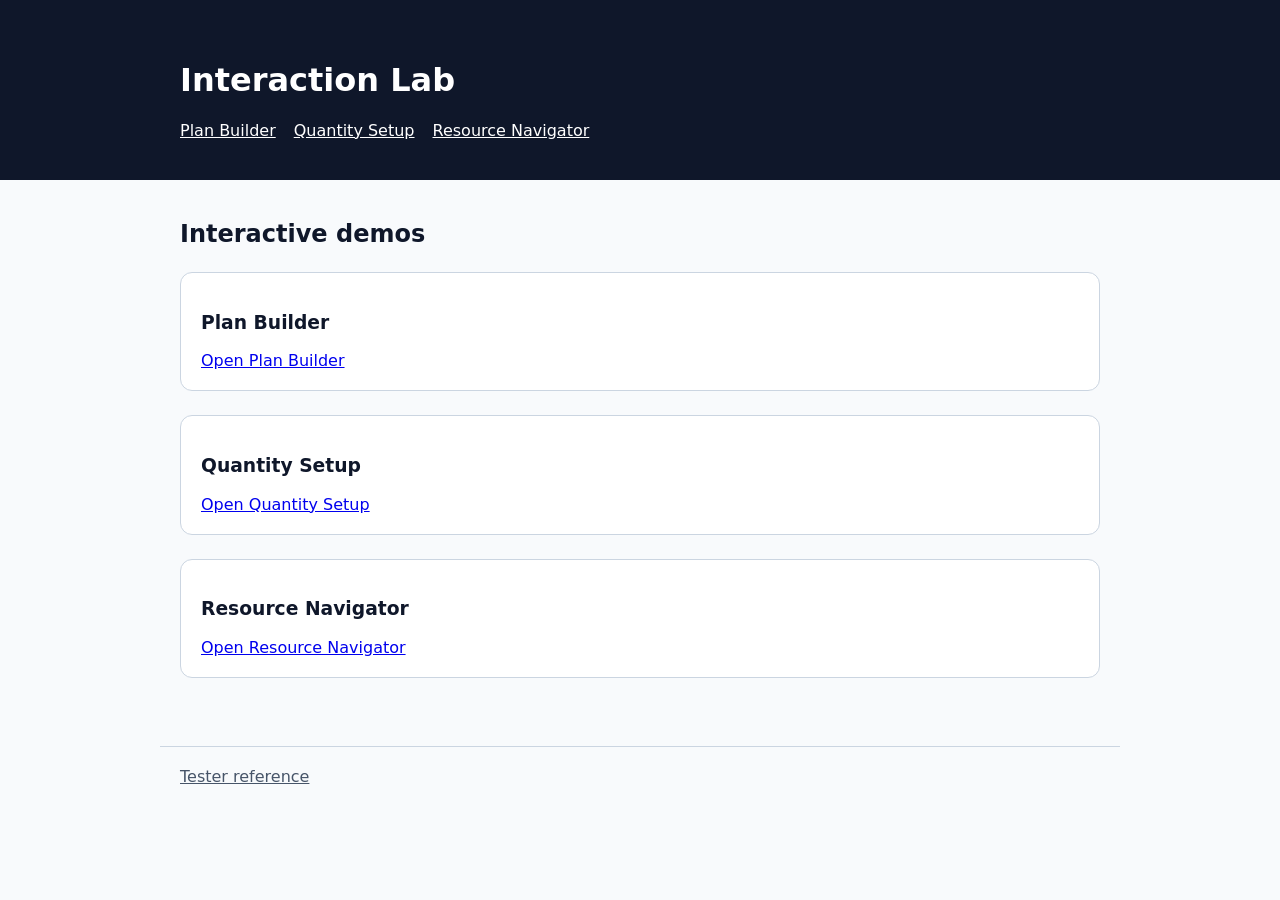
<file: index.html>
<!doctype html><html lang="en"><head><meta charset="utf-8"><meta name="viewport" content="width=device-width,initial-scale=1"><title>Interaction Lab</title><link rel="stylesheet" href="style.css"></head><body><header><div class="wrap"><h1>Interaction Lab</h1><nav><a href="sliders.html">Plan Builder</a><a href="quantity.html">Quantity Setup</a><a href="navigator.html">Resource Navigator</a></nav></div></header><main><h2>Interactive demos</h2><div class="card"><h3>Plan Builder</h3><a href="sliders.html">Open Plan Builder</a></div><div class="card"><h3>Quantity Setup</h3><a href="quantity.html">Open Quantity Setup</a></div><div class="card"><h3>Resource Navigator</h3><a href="navigator.html">Open Resource Navigator</a></div></main><footer><a href="tester-reference.html">Tester reference</a></footer></body></html>
</file>
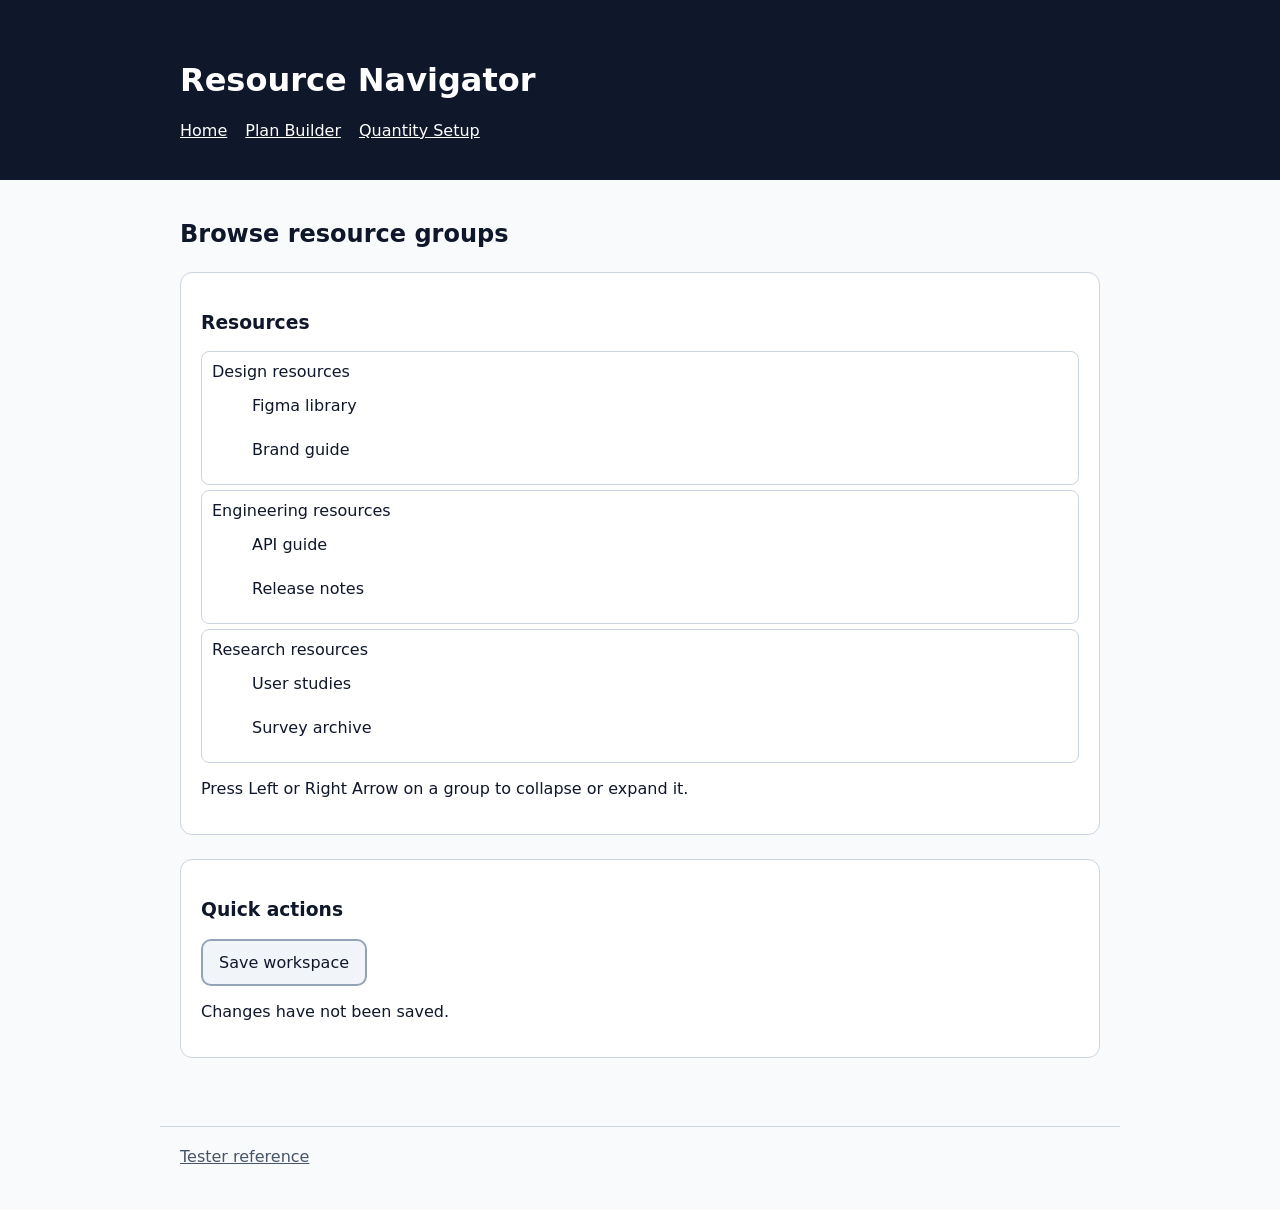
<file: navigator.html>
<!doctype html><html lang="en"><head><meta charset="utf-8"><meta name="viewport" content="width=device-width,initial-scale=1"><title>Resource Navigator | Interaction Lab</title><link rel="stylesheet" href="style.css"></head><body><header><div class="wrap"><h1>Resource Navigator</h1><nav><a href="index.html">Home</a><a href="sliders.html">Plan Builder</a><a href="quantity.html">Quantity Setup</a></nav></div></header><main><h2>Browse resource groups</h2>
<div class="card"><h3>Resources</h3><ul class="tree"><li id="design" tabindex="0" class="node focusable">Design resources<ul class="tree child"><li>Figma library</li><li>Brand guide</li></ul></li><li id="engineering" tabindex="0" role="treeitem" aria-expanded="true" aria-level="1" aria-label="Engineering resources" class="node focusable">Engineering resources<ul role="group" class="tree child"><li role="treeitem" aria-level="2">API guide</li><li role="treeitem" aria-level="2">Release notes</li></ul></li><li id="research" tabindex="0" role="treeitem" aria-label="Research resources" class="node focusable">Research resources<ul class="tree child"><li>User studies</li><li>Survey archive</li></ul></li></ul><p>Press Left or Right Arrow on a group to collapse or expand it.</p></div>
<div class="card"><h3>Quick actions</h3><div id="save" tabindex="0" class="control focusable">Save workspace</div><p id="saveStatus" aria-live="polite">Changes have not been saved.</p></div>
</main><footer><a href="tester-reference.html">Tester reference</a></footer><script>document.querySelectorAll('.node').forEach(n=>{let open=true;n.addEventListener('keydown',e=>{if(e.key==='ArrowLeft'||e.key==='ArrowRight'){e.preventDefault();open=e.key==='ArrowRight';let c=n.querySelector('ul');if(c)c.hidden=!open;if(n.id==='engineering')n.setAttribute('aria-expanded',String(open));}})});let s=document.getElementById('save'),o=document.getElementById('saveStatus');function save(){o.textContent='Workspace saved.'}s.onclick=save;s.onkeydown=e=>{if(e.key==='Enter'||e.key===' '){e.preventDefault();save()}};</script></body></html>
</file>
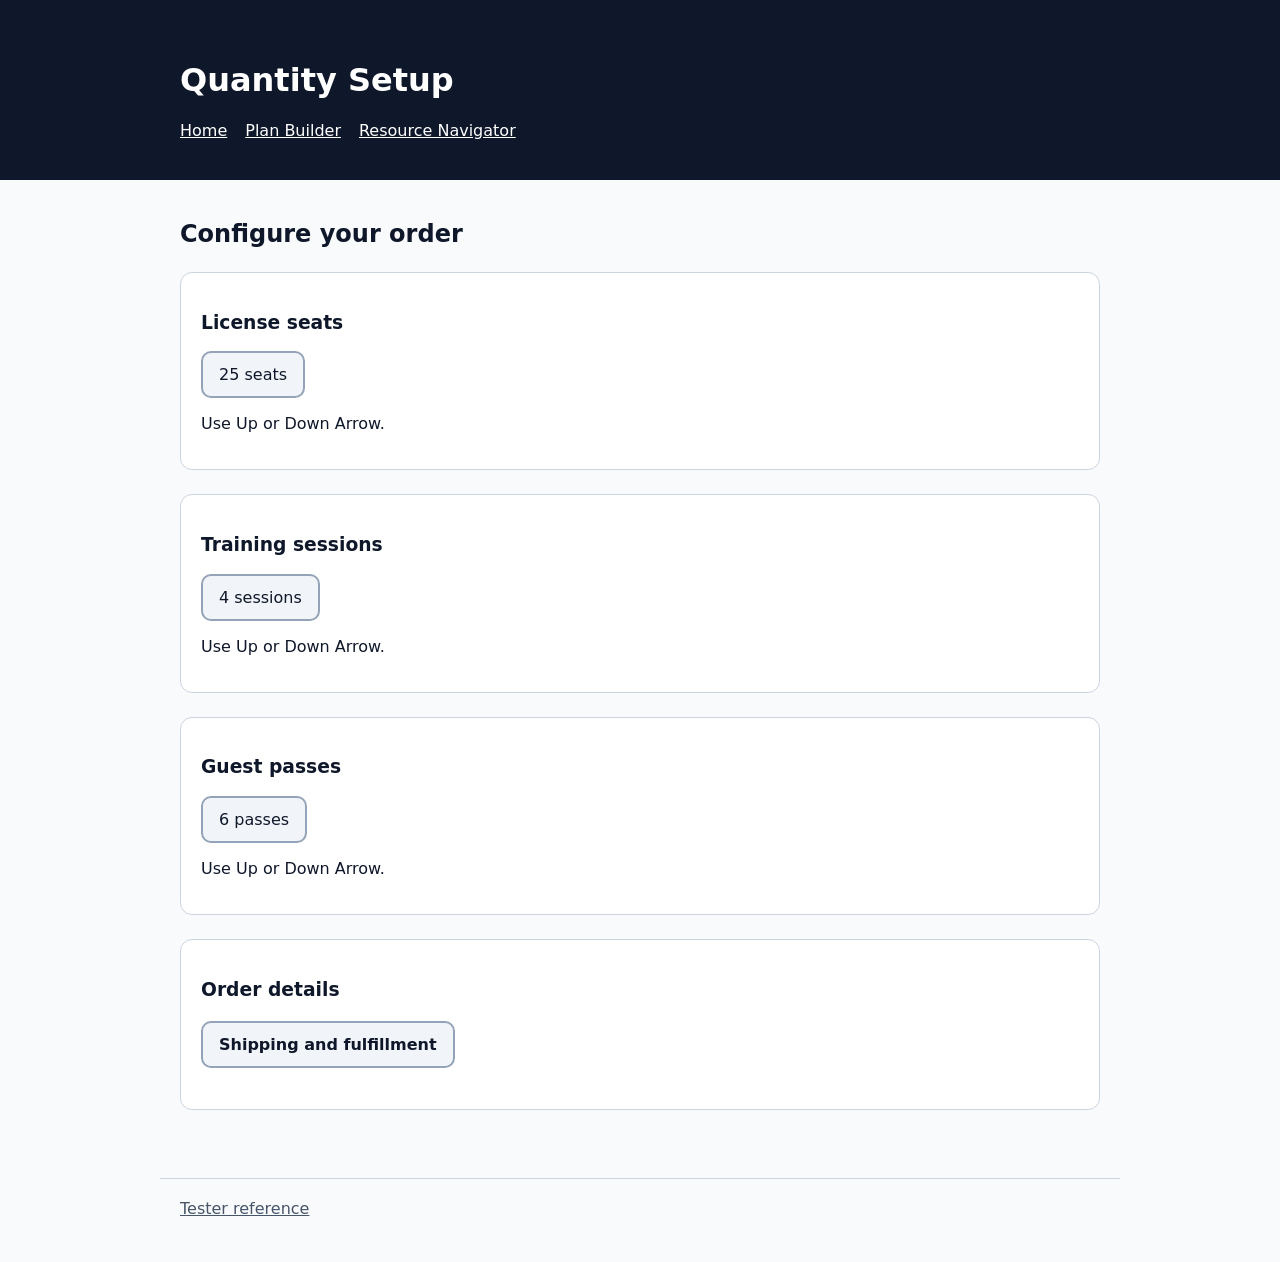
<file: quantity.html>
<!doctype html><html lang="en"><head><meta charset="utf-8"><meta name="viewport" content="width=device-width,initial-scale=1"><title>Quantity Setup | Interaction Lab</title><link rel="stylesheet" href="style.css"></head><body><header><div class="wrap"><h1>Quantity Setup</h1><nav><a href="index.html">Home</a><a href="sliders.html">Plan Builder</a><a href="navigator.html">Resource Navigator</a></nav></div></header><main><h2>Configure your order</h2>
<div class="card"><h3>License seats</h3><div id="licenses" tabindex="0" class="control focusable">25 seats</div><p>Use Up or Down Arrow.</p></div>
<div class="card"><h3>Training sessions</h3><div id="training" tabindex="0" role="spinbutton" aria-label="Training sessions" aria-valuemin="1" aria-valuemax="12" aria-valuenow="4" class="control focusable">4 sessions</div><p>Use Up or Down Arrow.</p></div>
<div class="card"><h3>Guest passes</h3><div id="guests" tabindex="0" role="spinbutton" aria-label="Guest passes" aria-valuemin="0" aria-valuemax="20" class="control focusable">6 passes</div><p>Use Up or Down Arrow.</p></div>
<div class="card"><h3>Order details</h3><h4><div id="accordion" tabindex="0" role="button" class="control focusable">Shipping and fulfillment</div></h4><div id="accordionPanel" hidden><p>Standard fulfillment takes 3 to 5 business days.</p><p>Expedited fulfillment is available.</p></div></div>
</main><footer><a href="tester-reference.html">Tester reference</a></footer><script>function sp(id,min,max,start,word,good){let e=document.getElementById(id),v=start;e.addEventListener('keydown',x=>{if(x.key==='ArrowUp'||x.key==='ArrowDown'){x.preventDefault();v=Math.max(min,Math.min(max,v+(x.key==='ArrowUp'?1:-1)));e.textContent=v+' '+word;if(good)e.setAttribute('aria-valuenow',v)}})}sp('licenses',1,100,25,'seats',false);sp('training',1,12,4,'sessions',true);sp('guests',0,20,6,'passes',false);let a=document.getElementById('accordion'),ap=document.getElementById('accordionPanel');function at(){ap.hidden=!ap.hidden}a.onclick=at;a.onkeydown=e=>{if(e.key==='Enter'||e.key===' '){e.preventDefault();at()}};</script></body></html>
</file>
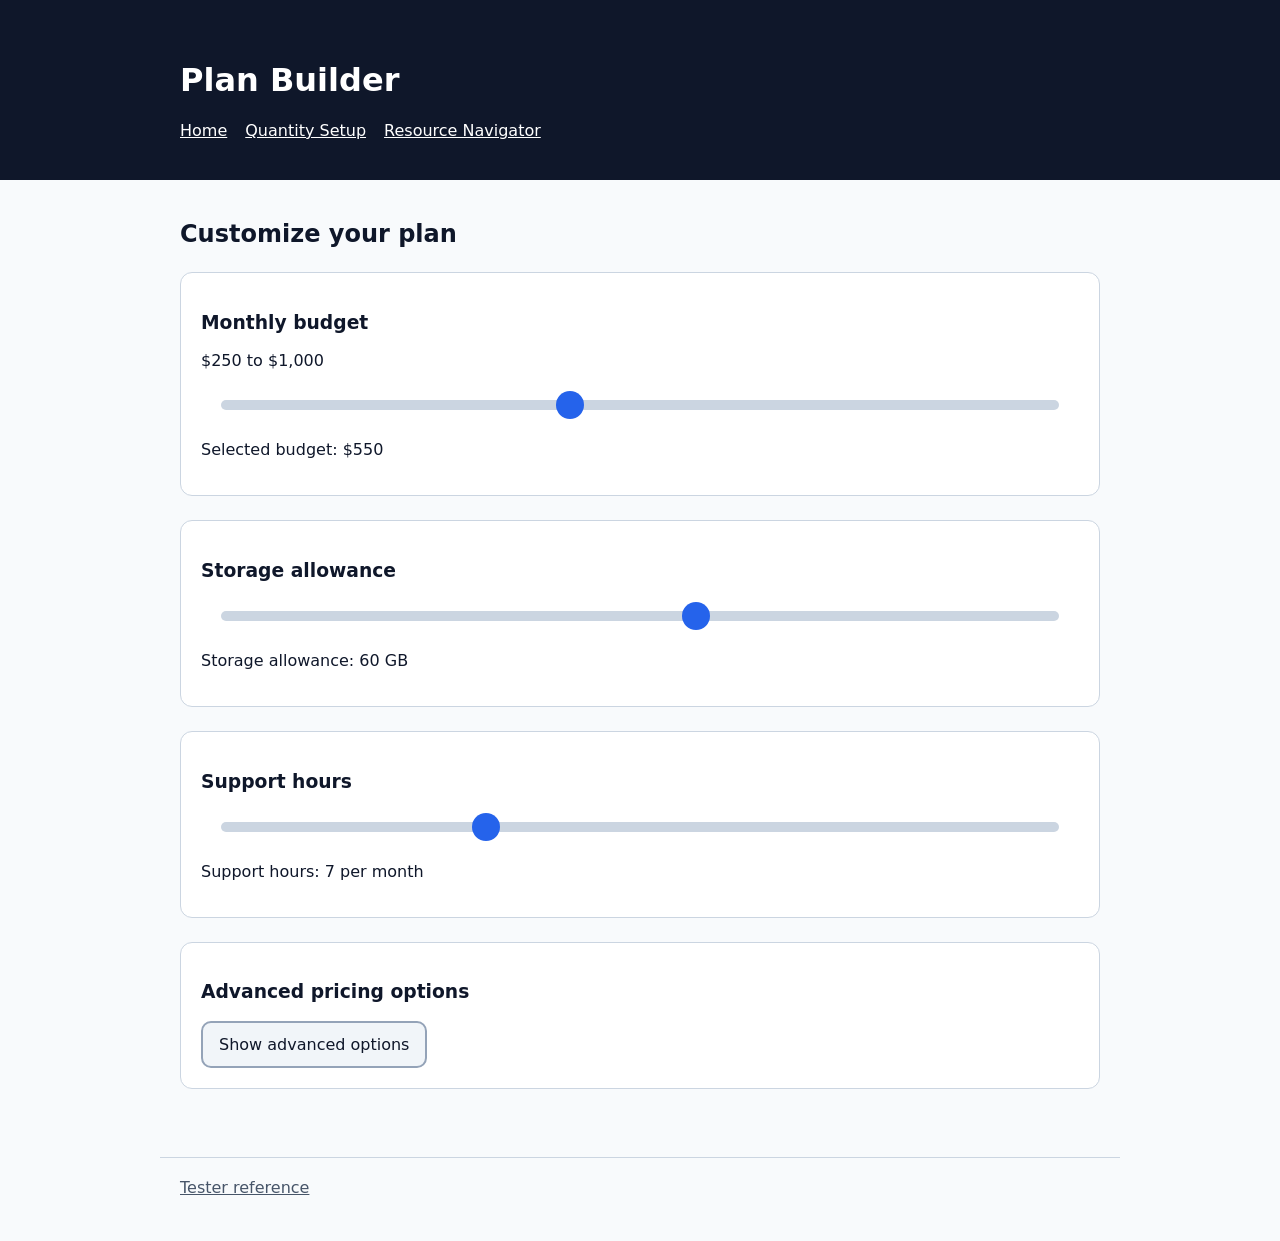
<file: sliders.html>
<!doctype html><html lang="en"><head><meta charset="utf-8"><meta name="viewport" content="width=device-width,initial-scale=1"><title>Plan Builder | Interaction Lab</title><link rel="stylesheet" href="style.css"></head><body><header><div class="wrap"><h1>Plan Builder</h1><nav><a href="index.html">Home</a><a href="quantity.html">Quantity Setup</a><a href="navigator.html">Resource Navigator</a></nav></div></header><main><h2>Customize your plan</h2>
<div class="card"><h3>Monthly budget</h3><p>$250 to $1,000</p><div class="track"><div id="budget" tabindex="0" class="thumb focusable" style="left:40%"></div></div><p id="budgetOut">Selected budget: $550</p></div>
<div class="card"><h3>Storage allowance</h3><div class="track"><div id="storage" tabindex="0" role="slider" aria-label="Storage allowance" aria-valuemin="10" aria-valuemax="100" aria-valuenow="60" aria-valuetext="60 gigabytes" class="thumb focusable" style="left:55%"></div></div><p id="storageOut">Storage allowance: 60 GB</p></div>
<div class="card"><h3>Support hours</h3><div class="track"><div id="support" tabindex="0" role="slider" aria-label="Support hours" aria-valuemin="1" aria-valuemax="20" class="thumb focusable" style="left:30%"></div></div><p id="supportOut">Support hours: 7 per month</p></div>
<div class="card"><h3>Advanced pricing options</h3><div id="pricingToggle" tabindex="0" role="button" class="control focusable">Show advanced options</div><div id="pricingPanel" hidden><p>Annual billing discount: 15%</p><p>Premium support: available</p></div></div>
</main><footer><a href="tester-reference.html">Tester reference</a></footer><script>function sl(id,out,min,max,start,fmt,good){let e=document.getElementById(id),v=start;e.addEventListener('keydown',x=>{if(x.key==='ArrowLeft'||x.key==='ArrowRight'){x.preventDefault();v=Math.max(min,Math.min(max,v+(x.key==='ArrowRight'?1:-1)));document.getElementById(out).textContent=fmt(v);if(good){e.setAttribute('aria-valuenow',v);e.setAttribute('aria-valuetext',fmt(v))}}})}sl('budget','budgetOut',250,1000,550,v=>'Selected budget: $'+v,false);sl('storage','storageOut',10,100,60,v=>'Storage allowance: '+v+' GB',true);sl('support','supportOut',1,20,7,v=>'Support hours: '+v+' per month',false);let b=document.getElementById('pricingToggle'),p=document.getElementById('pricingPanel');function tog(){p.hidden=!p.hidden;b.textContent=p.hidden?'Show advanced options':'Hide advanced options'}b.onclick=tog;b.onkeydown=e=>{if(e.key==='Enter'||e.key===' '){e.preventDefault();tog()}};</script></body></html>
</file>
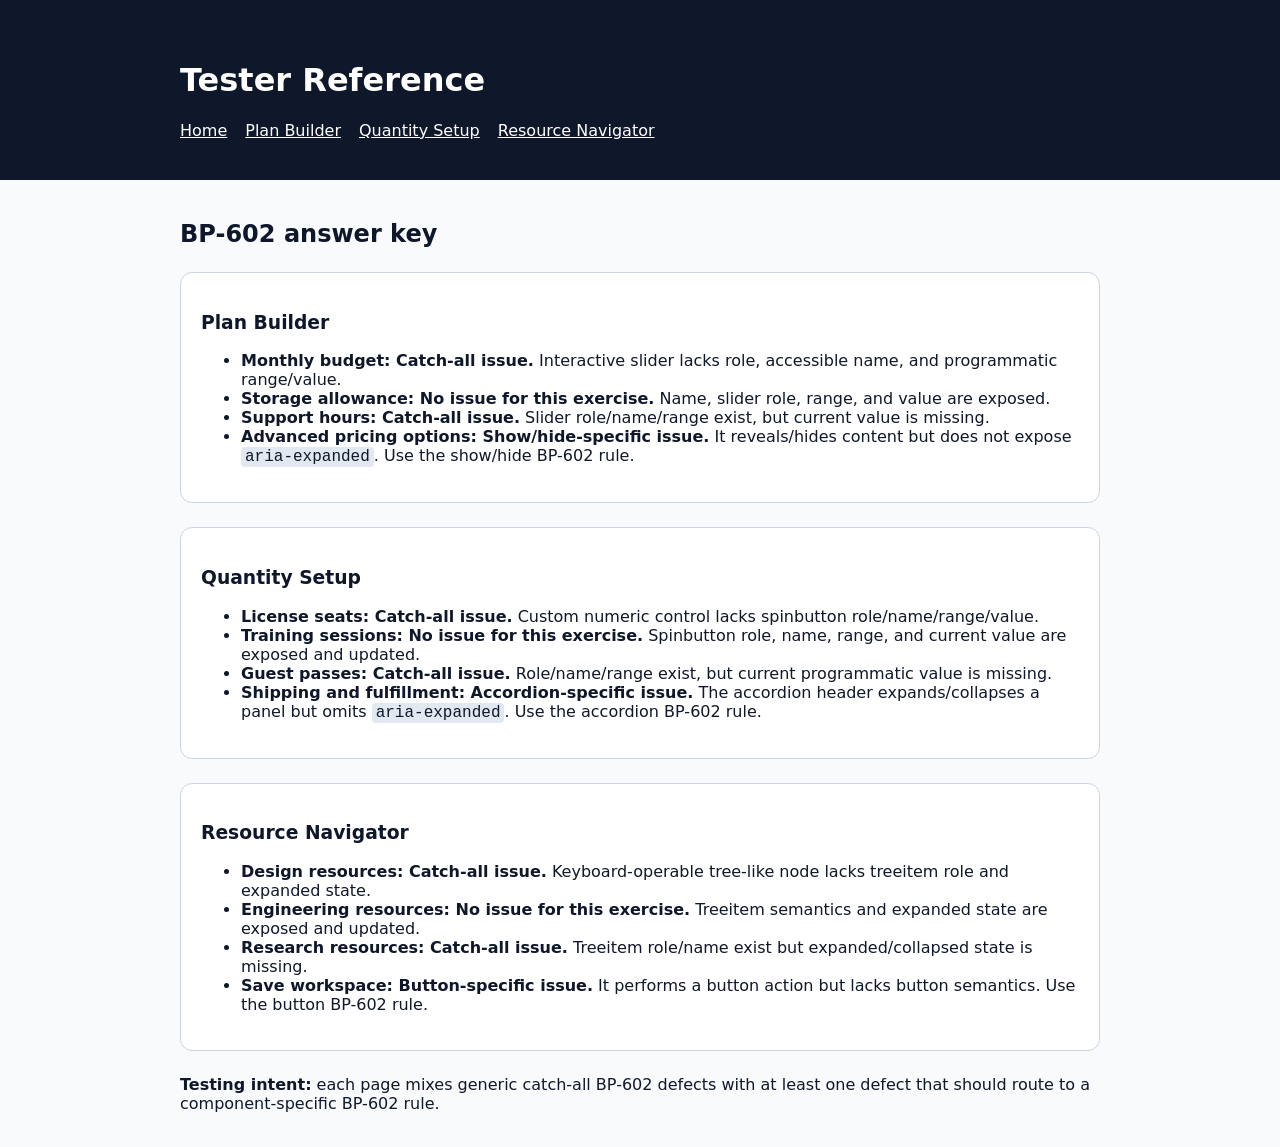
<file: tester-reference.html>
<!doctype html><html lang="en"><head><meta charset="utf-8"><meta name="viewport" content="width=device-width,initial-scale=1"><title>Tester Reference | Interaction Lab</title><link rel="stylesheet" href="style.css"></head><body><header><div class="wrap"><h1>Tester Reference</h1><nav><a href="index.html">Home</a><a href="sliders.html">Plan Builder</a><a href="quantity.html">Quantity Setup</a><a href="navigator.html">Resource Navigator</a></nav></div></header><main><h2>BP-602 answer key</h2>
<div class="card"><h3>Plan Builder</h3><ul><li><b>Monthly budget: Catch-all issue.</b> Interactive slider lacks role, accessible name, and programmatic range/value.</li><li><b>Storage allowance: No issue for this exercise.</b> Name, slider role, range, and value are exposed.</li><li><b>Support hours: Catch-all issue.</b> Slider role/name/range exist, but current value is missing.</li><li><b>Advanced pricing options: Show/hide-specific issue.</b> It reveals/hides content but does not expose <code>aria-expanded</code>. Use the show/hide BP-602 rule.</li></ul></div>
<div class="card"><h3>Quantity Setup</h3><ul><li><b>License seats: Catch-all issue.</b> Custom numeric control lacks spinbutton role/name/range/value.</li><li><b>Training sessions: No issue for this exercise.</b> Spinbutton role, name, range, and current value are exposed and updated.</li><li><b>Guest passes: Catch-all issue.</b> Role/name/range exist, but current programmatic value is missing.</li><li><b>Shipping and fulfillment: Accordion-specific issue.</b> The accordion header expands/collapses a panel but omits <code>aria-expanded</code>. Use the accordion BP-602 rule.</li></ul></div>
<div class="card"><h3>Resource Navigator</h3><ul><li><b>Design resources: Catch-all issue.</b> Keyboard-operable tree-like node lacks treeitem role and expanded state.</li><li><b>Engineering resources: No issue for this exercise.</b> Treeitem semantics and expanded state are exposed and updated.</li><li><b>Research resources: Catch-all issue.</b> Treeitem role/name exist but expanded/collapsed state is missing.</li><li><b>Save workspace: Button-specific issue.</b> It performs a button action but lacks button semantics. Use the button BP-602 rule.</li></ul></div>
<p><b>Testing intent:</b> each page mixes generic catch-all BP-602 defects with at least one defect that should route to a component-specific BP-602 rule.</p></main></body></html>
</file>
<file: style.css>
body{font:16px system-ui,sans-serif;margin:0;background:#f8fafc;color:#0f172a}header{background:#0f172a;color:#fff;padding:20px}.wrap,main{max-width:920px;margin:auto;padding:20px}nav a{color:#fff;margin-right:18px}.card{background:#fff;border:1px solid #cbd5e1;border-radius:12px;padding:20px;margin:24px 0}.focusable:focus,button:focus{outline:3px solid #2563eb;outline-offset:3px}.track{height:10px;background:#cbd5e1;border-radius:10px;position:relative;margin:30px 20px}.thumb{width:28px;height:28px;background:#2563eb;border-radius:50%;position:absolute;top:-9px;cursor:ew-resize}.control{display:inline-flex;align-items:center;gap:12px;border:2px solid #94a3b8;border-radius:10px;padding:12px 16px;cursor:pointer;background:#f1f5f9}.tree{list-style:none;padding:0}.tree li{padding:10px;margin:5px 0}.node{cursor:pointer;border:1px solid #cbd5e1;border-radius:8px}.child{margin-left:30px}.status{font-weight:650}footer{max-width:920px;margin:24px auto;padding:20px;border-top:1px solid #cbd5e1}footer a{color:#475569}code{background:#e2e8f0;padding:1px 4px;border-radius:4px}
</file>
